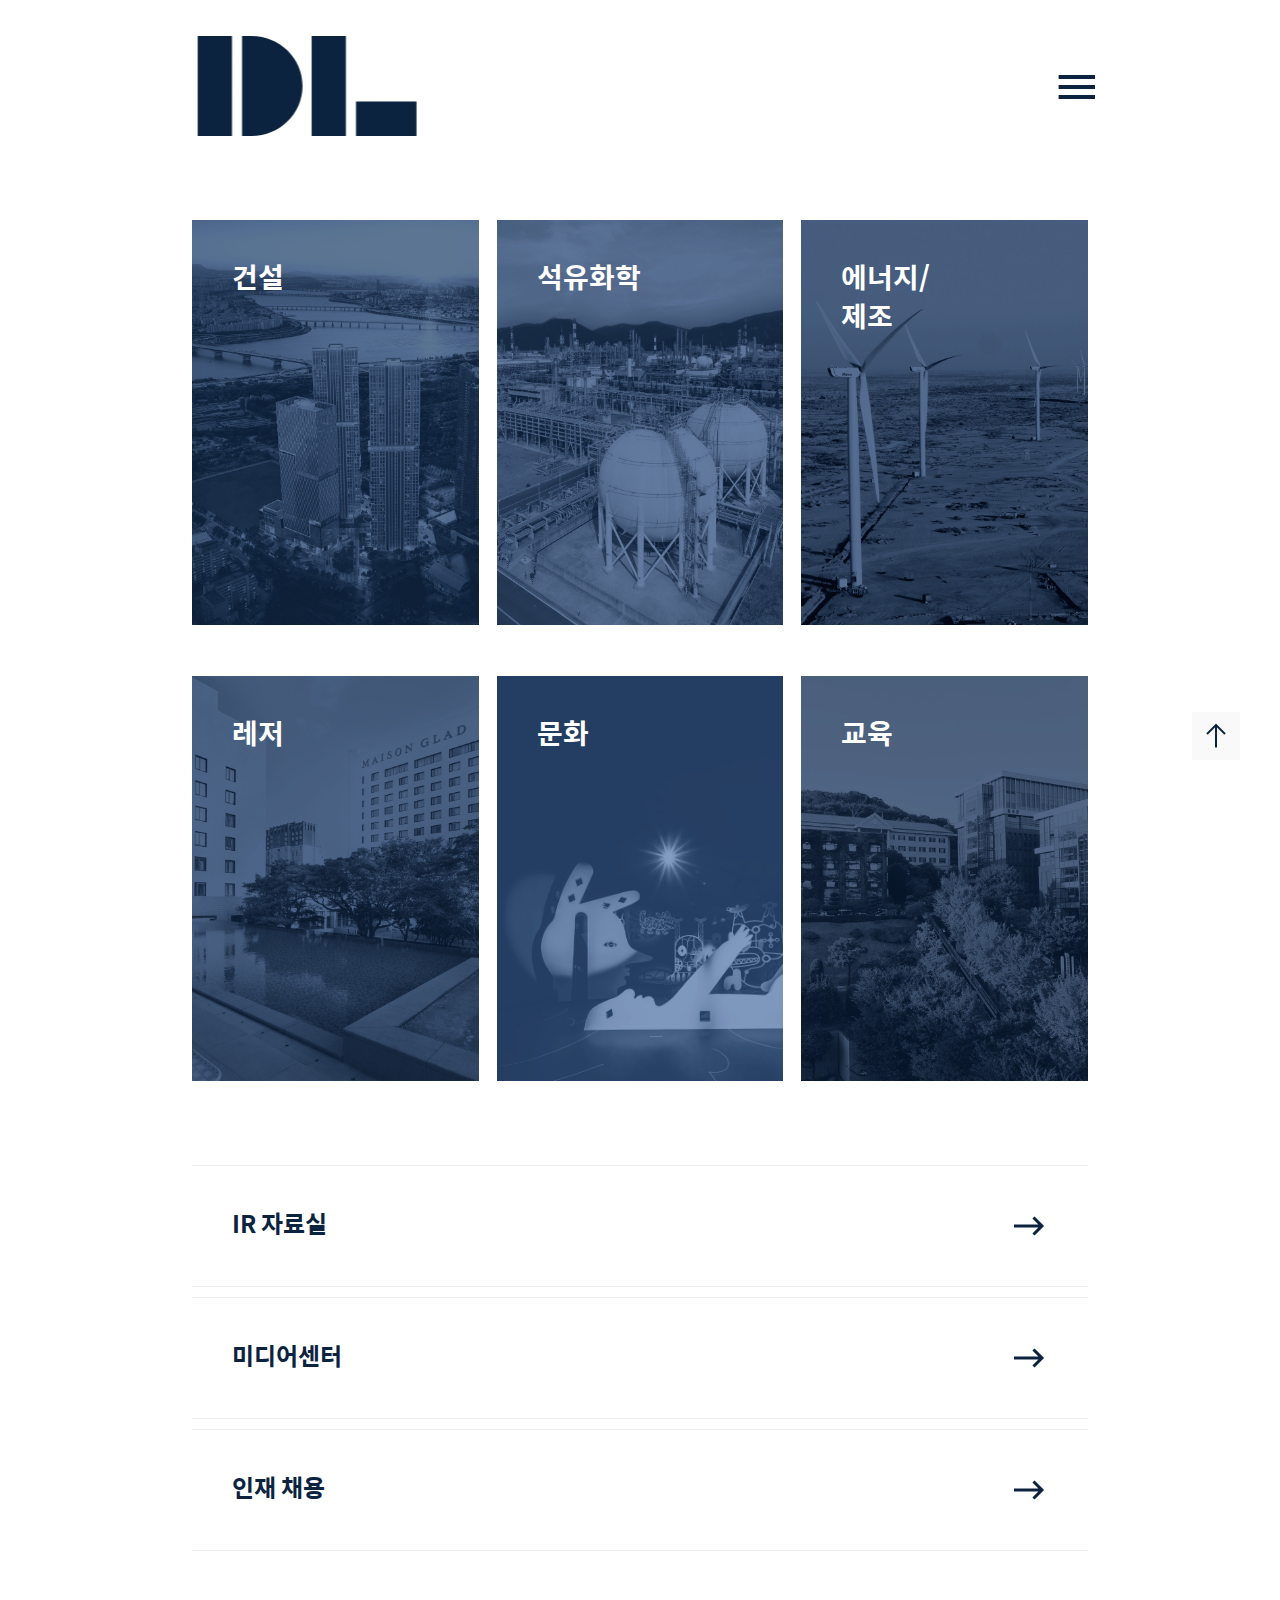
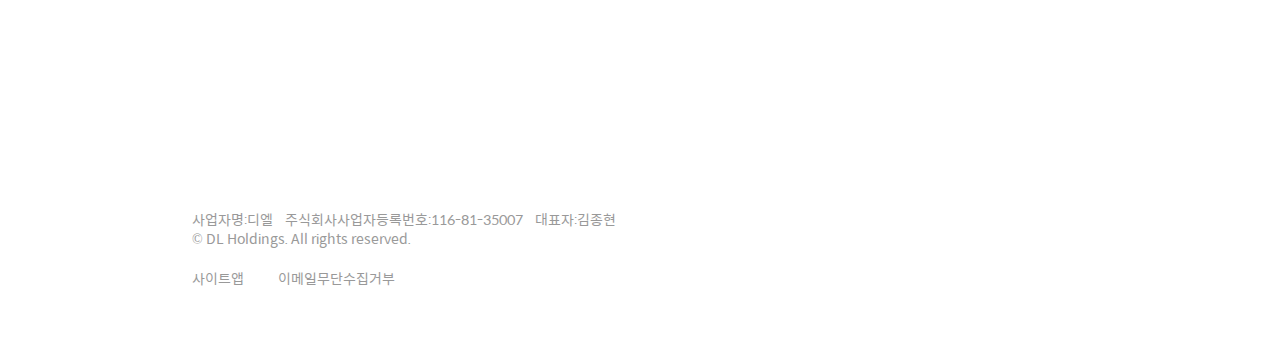
<file: index.html>
<!DOCTYPE html>
<html lang="ko">

<head>
    <meta charset="UTF-8">
    <meta name="viewport" content="width=device-width, initial-scale=1.0">
    <title>DL Holdings</title>
    <!-- 제이쿼리 -->
    <script src="https://code.jquery.com/jquery-3.7.1.min.js"></script>

    <link rel="stylesheet" href="css/style.css">
    <link rel="stylesheet" href="css/darkmode.css">
    <link rel="stylesheet" href="css/responsive.css">
    <script src="js/main.js" defer></script>
</head>

<body>
    <div class="mask"></div>
    <section class="ham-content">
        <div class="inner">
            <div class="close"></div>
            <div class="menu">
                <ul class="de1">
                    <!-- dl -->
                    <li>
                        <a href="#">DL</a>
                        <ul class="de2">
                            <li><a href="#">역사</a></li>
                            <li><a href="#">지속가능영영</a></li>
                            <li><a href="#">CI</a></li>
                            <li><a href="#">정도경영</a></li>
                            <li><a href="#">사회적가치</a></li>
                        </ul>
                    </li>
                    <!-- 인재채용 -->
                    <li>
                        <a href="#">인재채용</a>
                        <ul class="de2">
                            <li><a href="#">채용정보</a></li>
                        </ul>
                    </li>
                    <!-- 투자정보 -->
                    <li>
                        <a href="#">투자 정보</a>
                        <ul class="de2">
                            <li><a href="#">기업지배구조</a></li>
                            <li><a href="#">공사 정보</a></li>
                            <li><a href="#">재무 정보</a></li>
                            <li><a href="#">IR 자료실</a></li>
                            <li><a href="#">ESG 정보</a></li>
                        </ul>
                    </li>
                    <!-- 미디어센터 -->
                    <li>
                        <a href="#">미디어센터</a>
                        <ul class="de2">
                            <li><a href="#">뉴스룸</a></li>
                            <li><a href="#">홍보영상</a></li>
                        </ul>
                    </li>
                </ul>
            </div>
            <div class="option">
                <div class="lang">
                    <span>KOR</span>
                    <span>ENG</span>
                </div>
                <div class="font">
                    <p>글자크기</p>
                    <span class="font11">가</span>
                    <span class="font14">가</span>
                    <span class="font18">가</span>
                </div>
                <div class="light">
                    <p>다크모드</p>
                    <div class="toggle-bg">
                        <span class="toggle-btn"></span>
                    </div>
                </div>
            </div>
        </div>
    </section>
    <header>
        <div class="inner">
            <!-- background로 로고 이미지 넣기 -->
            <a class="logo">
                <img src="img/main_logo_b.svg" alt="logo">
            </a>
            <div class="hamburger">
                <span></span>
                <span></span>
                <span></span>
            </div>
        </div>
    </header>
    <main>
        <section class="six-box">
            <div class="inner">
                <ul class="box-de1">
                    <li>
                        <div class="li-wrap">
                            <p>건설</p>
                            <div class="box-content">
                                <ul class="box-de2">
                                    <li><a href="https://www.dlenc.co.kr/main.do" target="_blank"><img src="img/box1-1.png" alt="건설"></a></li>
                                    <li><a href="https://www.dlconstruction.co.kr/zMain/main.asp" target="_blank"><img src="img/box1-2.png" alt="건설"></a></li>
                                    <li><a href="https://www.carbonco.com/" target="_blank"><img src="img/box1-3.png" alt="건설"></a></li>
                                </ul>
                            </div>
                        </div>
                    </li>
                    <li>
                        <div class="li-wrap">
                            <p>석유화학</p>
                            <div class="box-content">
                                <ul class="box-de2">
                                    <li><a href="https://www.dlchemical.co.kr/main.do" target="_blank"><img src="img/bix2-1.png" alt="dlchemical"></a></li>
                                    <li><a href="https://www.dlfnc.co.kr/main.do" target="_blank"><img src="img/box2-2.png" alt="dlfnc"></a></li>
                                    <li><a href="https://kraton.com/" target="_blank"><img src="img/box2-3.png" alt="kraton"></a></li>
                                    <li><a href="https://www.cariflex.com/en/main.do" target="_blank"><img src="img/box2-4.png" alt="cariflex"></a></li>
                                    <li><a href="https://www.drexpolymer.com/" target="_blank"><img src="img/box2-5.png" alt="drexpolymer"></a></li>
                                    <li><a href="https://www.yncc.co.kr/ko/index.do" target="_blank"><img src="img/box2-6.png" alt="yncc"></a></li>
                                    <li><a href="https://www.polymirae.com/?lang=kr" target="_blank"><img src="img/box2-7.png" alt="polymirae"></a></li>
                                </ul>
                            </div>
                        </div>
                    </li>
                    <li>
                        <div class="li-wrap">
                            <p>에너지/<br>제조</p>
                            <div class="box-content">
                                <ul class="box-de2">
                                    <li><a href="https://www.dlenergy.co.kr/main.do" target="_blank"><img src="img/box3-1.png" alt="dlenergy"></a></li>
                                    <li><a href="https://www.dlmotors.co.kr/kor/automobile/main.do" target="_blank"><img src="img/bix3-2.png" alt="dlmotors"></a></li>
                                </ul>
                            </div>
                        </div>
                    </li>
                    <li>
                        <div class="li-wrap">
                            <p>레저</p>
                            <div class="box-content">
                                <ul class="box-de2">
                                    <li><a href="https://www.glad-hotels.com/hub/index.do" target="_blank"><img src="img/box4.png" alt="glad-hotels"></a></li>
                                </ul>
                            </div>
                        </div>
                    </li>
                    <li>
                        <div class="li-wrap">
                            <p>문화</p>
                            <div class="box-content">
                                <ul class="box-de2">
                                    <li><a href="https://daelimmuseum.org/" target="_blank"><img src="img/box5.png" alt="daelimmuseum"></a></li>
                                </ul>
                            </div>
                        </div>
                    </li>
                    <li>
                        <div class="li-wrap">
                            <p>교육</p>
                            <div class="box-content">
                                <ul class="box-de2">
                                    <li><a href="https://www.suam.or.kr/Mnmn_main.action" target="_blank"><img src="img/box6-1.png" alt="suam"></a></li>
                                    <li><a href="https://www.daelim.ac.kr/index.do" target="_blank"><img src="img/box6-2.png" alt="daelim"></a></li>
                                </ul>
                            </div>
                        </div>
                    </li>
                </ul>
            </div>
        </section>
        <section class="three-box">
            <div class="inner">
                <ul>
                    <li>
                        <a href="IR.html">
                            <p> IR 자료실</p>
                            <span class="arrow"></span>
                        </a>
                    </li>
                    <li>
                        <a href="#">
                            <p> 미디어센터</p>
                            <span class="arrow"></span>
                        </a>
                    </li>
                    <li>
                        <a href="#">
                            <p> 인재 채용</p>
                            <span class="arrow"></span>
                        </a>
                    </li>
                </ul>
            </div>
        </section>
    </main>
    <footer>
        <div class="inner">
            <div class="foot-left">
                <p>사업자명:디엘 &nbsp; &nbsp;주식회사사업자등록번호:116-81-35007 &nbsp; &nbsp;대표자:김종현</p>
                <p> &copy; DL Holdings. All rights reserved.</p>
            </div>
            <div class="foot-right">
                <a href="#">사이트앱</a>
                <a href="#">이메일무단수집거부</a>
            </div>
        </div>
    </footer>
    <div class="gotop"></div>
</body>

</html>
</file>
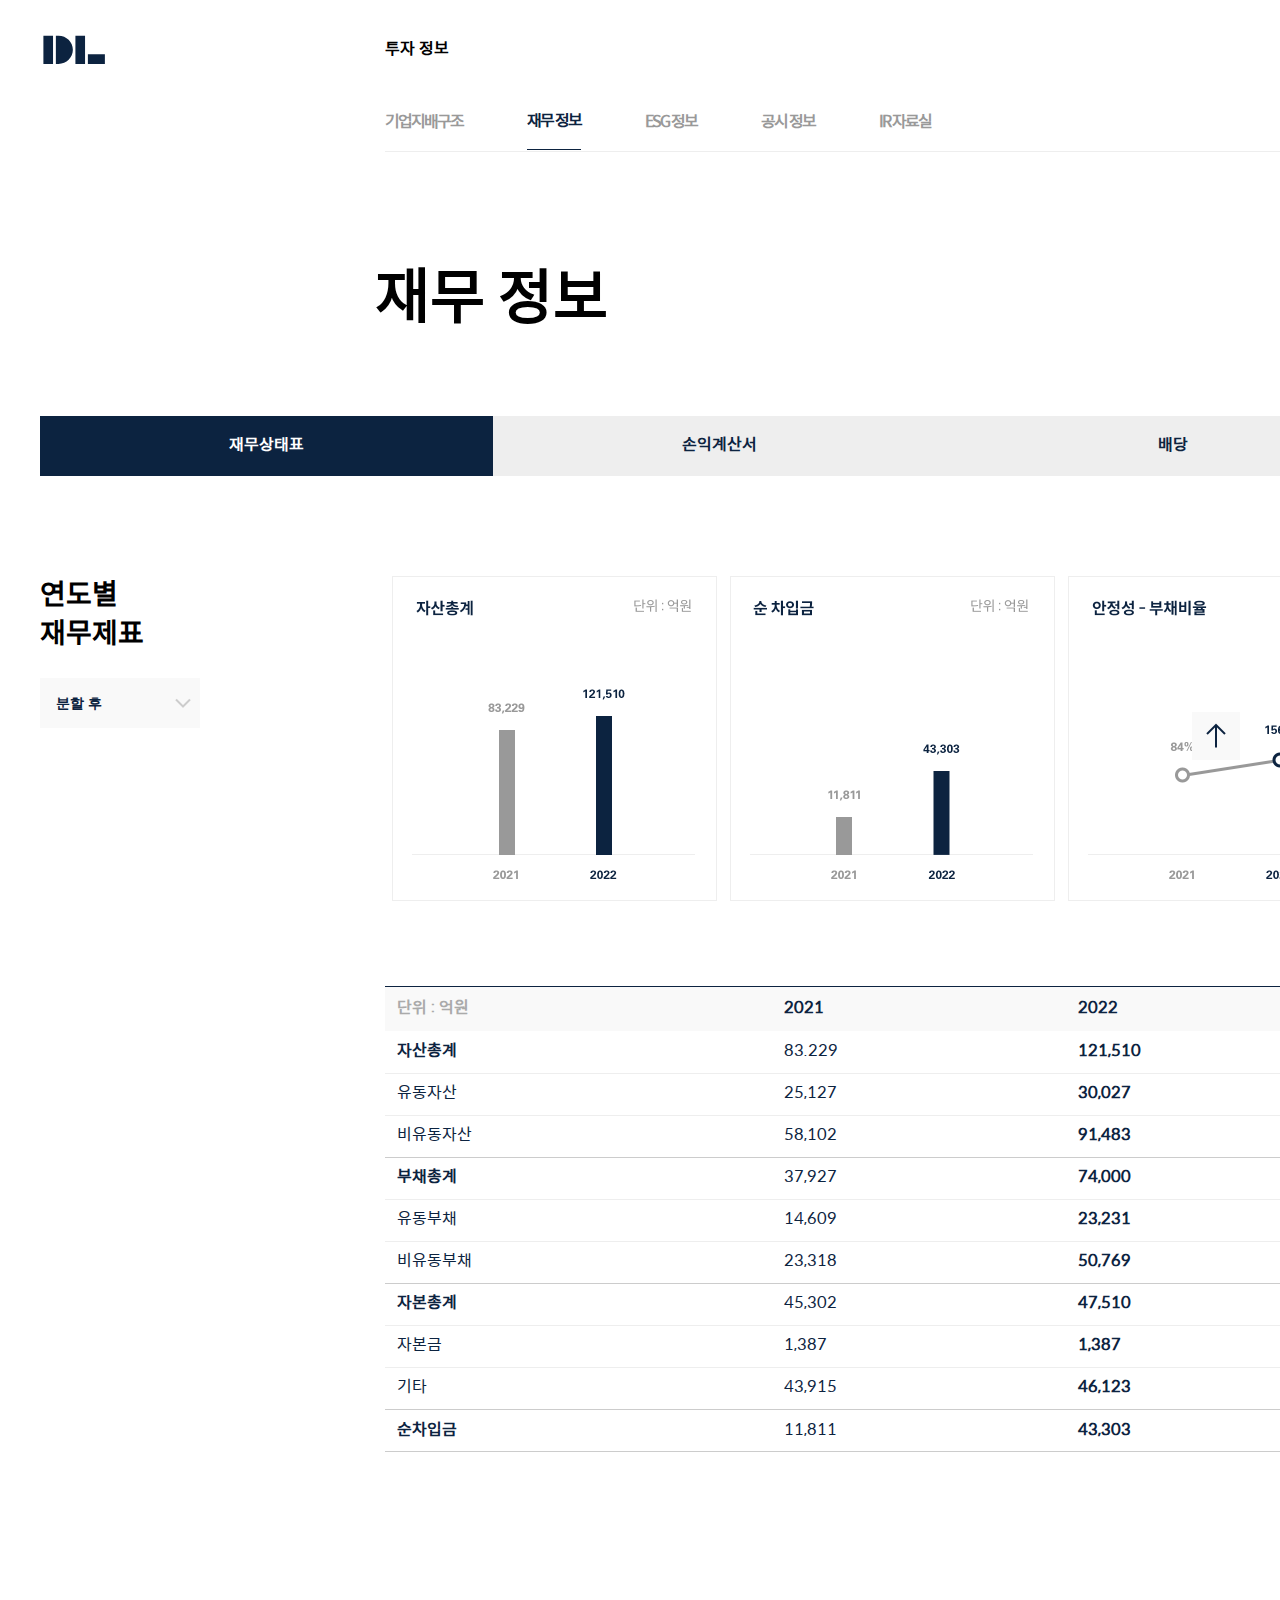
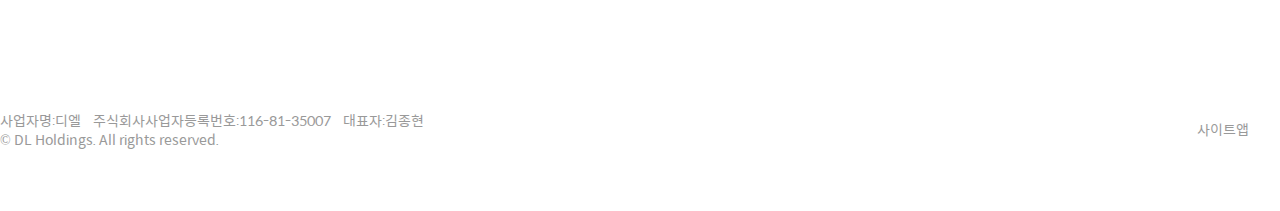
<file: finance.html>
<!DOCTYPE html>
<html lang="ko">
<head>
    <meta charset="UTF-8">
    <meta name="viewport" content="width=device-width, initial-scale=1.0">
    <title>재무정보-투자정보</title>
    <script src="https://code.jquery.com/jquery-3.7.1.min.js"></script>
    <script src="js/finance-main.js"></script>
    <link rel="stylesheet" href="css/footer.css">
    <link rel="stylesheet" href="css/header.css">
    <link rel="stylesheet" href="css/finance.css">

</head>
<body>
    <div class="mask"></div>
    <section class="ham-content">
        <div class="inner">
            <div class="close"></div>
            <div class="menu">
                <ul class="de1">
                    <!-- dl -->
                    <li>
                        <a href="#">DL</a>
                        <ul class="de2">
                            <li><a href="#">역사</a></li>
                            <li><a href="#">지속가능영영</a></li>
                            <li><a href="#">CI</a></li>
                            <li><a href="#">정도경영</a></li>
                            <li><a href="#">사회적가치</a></li>
                        </ul>
                    </li>
                    <!-- 인재채용 -->
                    <li>
                        <a href="#">인재채용</a>
                        <ul class="de2">
                            <li><a href="#">채용정보</a></li>
                        </ul>
                    </li>
                    <!-- 투자정보 -->
                    <li>
                        <a href="#">투자 정보</a>
                        <ul class="de2">
                            <li><a href="#">기업지배구조</a></li>
                            <li><a href="#">공사 정보</a></li>
                            <li><a href="#">재무 정보</a></li>
                            <li><a href="#">IR 자료실</a></li>
                            <li><a href="#">ESG 정보</a></li>
                        </ul>
                    </li>
                    <!-- 미디어센터 -->
                    <li>
                        <a href="#">미디어센터</a>
                        <ul class="de2">
                            <li><a href="#">뉴스룸</a></li>
                            <li><a href="#">홍보영상</a></li>
                        </ul>
                    </li>
                </ul>
            </div>
            <div class="option">
                <div class="lang">
                    <span>KOR</span>
                    <span>ENG</span>
                </div>
                <div class="font">
                    <p>글자크기</p>
                    <span class="font11">가</span>
                    <span class="font14">가</span>
                    <span class="font18">가</span>
                </div>
                <div class="light">
                    <p>다크모드</p>
                    <div class="toggle-bg">
                        <span class="toggle-btn"></span>
                    </div>
                </div>
            </div>
        </div>
    </section>
    <header>
        <div class="inner">
            <div class="head-up">
                <h1>
                    <a href="index.html"> <img src="img/main_logo_b.svg" alt="logo"></a>
                </h1>
                <div class="head-right">
                    <h2>투자 정보</h2>
                    <div class="hamburger">
                        <span></span>
                        <span></span>
                        <span></span>
                    </div>
                </div>
            </div>
            <div class="head-down">
                <ul>
                    <li>
                        <a href="sturucture.html">기업지배구조</a>
                    </li>
                    <li>
                        <a href="finance.html" class="on">재무 정보</a>
                    </li>
                    <li>
                        <a href="ESGinfo.html">ESG 정보</a>
                    </li>
                    <li>
                        <a href="workinfo.html">공시 정보</a>
                    </li>
                    <li>
                        <a href="ir.html">IR 자료실</a>
                    </li>
                </ul>
            </div>
        </div>
    </header>
    <main>
        <div class="inner">
            <section class="finance">
                <h1>재무 정보</h1>
                <ul class="tab-menu">
                    <li><a href="#" class="on">재무상태표</a></li>
                    <li><a href="#">손익계산서</a></li>
                    <li><a href="#">배당</a></li>
                </ul>
                <div class="tab-item">
                    <!-- 재무상태표 -->
                    <div class="document on">
                        <div class="wrap">
                            <div class="side-left">
                                <h3>연도별<br>재무제표</h3>
                                <div class="year">
                                    <button type="button" class="select">
                                        분할 후
                                    </button>
                                    <ul class="option">
                                        <li><button class="option-li" type="button">분할 전</button></li>
                                        <li><button class="option-li" type="button">분할 후</button></li>
                                    </ul>
                                </div>
                            </div>
                            <div class="side-right">
                                <ul class="line-chart">
                                    <li>
                                        <img src="img/ir/finanace1-1.png" alt="finanace1-1">
                                    </li>
                                    <li>
                                        <img src="img/ir/finanace1-2.png" alt="finanace1-2">
                                    </li>
                                    <li>
                                        <img src="img/ir/finanace1-3.png" alt="finanace1-3">
                                    </li>
                                </ul>
                                <div class="table">
                                    <table>
                                        <thead>
                                            <tr>
                                                <th>단위 : 억원</th>
                                                <th>2021</th>
                                                <th>2022</th>
                                            </tr>
                                        </thead>
                                        <tbody>
                                            <tr>
                                                <td class="bold">자산총계</td>
                                                <td>83.229</td>
                                                <td class="bold">121,510</td>
                                            </tr>
                                            <tr>
                                                <td>유동자산</td>
                                                <td>25,127</td>
                                                <td class="bold">30,027</td>
                                            </tr>
                                            <tr class="underline">
                                                <td>비유동자산</td>
                                                <td>58,102</td>
                                                <td class="bold">91,483</td>
                                            </tr>
                                            <tr>
                                                <td class="bold">부채총계</td>
                                                <td>37,927</td>
                                                <td class="bold">74,000</td>
                                            </tr>
                                            <tr>
                                                <td>유동부채</td>
                                                <td>14,609</td>
                                                <td class="bold">23,231</td>
                                            </tr>
                                            <tr class="underline">
                                                <td>비유동부채</td>
                                                <td>23,318</td>
                                                <td class="bold">50,769</td>
                                            </tr>
                                            <tr>
                                                <td class="bold">자본총계</td>
                                                <td>45,302</td>
                                                <td class="bold">47,510</td>
                                            </tr>
                                            <tr>
                                                <td>자본금</td>
                                                <td>1,387</td>
                                                <td class="bold">1,387</td>
                                            </tr>
                                            <tr class="underline">
                                                <td>기타</td>
                                                <td>43,915</td>
                                                <td class="bold">46,123</td>
                                            </tr>
                                        </tbody>
                                        <tfoot>
                                            <tr class="underline">
                                                <td class="bold">순차입금</td>
                                                <td>11,811</td>
                                                <td class="bold">43,303</td>
                                            </tr>
                                        </tfoot>
                                    </table>
                                </div>
                            </div>
                        </div>
                    </div>
                    <!-- 손익계산서 -->
                    <div class="report">
                        <div class="wrap">
                            <div class="side-left">
                                <h3>손익계산서</h3>
                                <div class="year">
                                    <!-- box -->
                                    <button type="button" class="select">
                                        분할 후
                                    </button>
                                    <ul class="option">
                                        <li><button class="option-li" type="button">분할 전</button></li>
                                        <li><button class="option-li" type="button">분할 후</button></li>
                                    </ul>
                                </div>
                            </div>
                            <div class="side-right">
                                <ul class="line-chart">
                                    <li>
                                        <img src="img/ir/finance 2-1.png" alt="finanace2-1">
                                    </li>
                                    <li>
                                        <img src="img/ir/finance 2-2.png" alt="finanace2-2">
                                    </li>
                                    <li>
                                        <img src="img/ir/finance 2-3.png" alt="finanace2-3">
                                    </li>
                                </ul>
                                <h4>손익계산서</h4>
                                <div class="table">
                                    <table>
                                        <thead>
                                            <tr>
                                                <th>단위 : 억원</th>
                                                <th>2021</th>
                                                <th>2022</th>
                                            </tr>
                                        </thead>
                                        <tbody>
                                            <tr>
                                                <td class="bold">매출액</td>
                                                <td>23,854</td>
                                                <td class="bold">51,708</td>
                                            </tr>
                                            <tr>
                                                <td class="bold">매출원가</td>
                                                <td>19,352</td>
                                                <td class="bold">41,685</td>
                                            </tr>
                                            <tr>
                                                <td class="bold">매출총이익</td>
                                                <td>4,502</td>
                                                <td class="bold">10,024</td>
                                            </tr>
                                            <tr>
                                                <td class="bold">판매관리비</td>
                                                <td>2,283</td>
                                                <td class="bold">7,216</td>
                                            </tr>
                                            <tr>
                                                <td class="bold">영업이익</td>
                                                <td>2,219</td>
                                                <td class="bold">2,807</td>
                                            </tr>
                                            <tr>
                                                <td class="bold">세전이익</td>
                                                <td>8,679</td>
                                                <td class="bold">1,100</td>
                                            </tr>
                                            <tr>
                                                <td class="bold">당기순이익</td>
                                                <td>8,750</td>
                                                <td class="bold">887</td>
                                            </tr>
                                           </tbody>
                                    </table>
                                </div>
                            </div>
                        </div>
                    </div>
                    <!-- 배당 -->
                    <div class="document">
                        <div class="wrap">
                            <div class="side-left">
                                <h3>배당추이</h3>
                            </div>
                            <div class="side-right">
                                <h4>배당추이</h4>
                                <table>
                                    <thead>
                                        <tr>
                                            <th>사업연도</th>
                                            <th>배당총액</th>
                                            <th>배당종류</th>
                                            <th>주당배당금</th>
                                            <th>배당성향</th>
                                            <th>자동배당여부</th>
                                        </tr>
                                    </thead>
                                    <tbody>
                                        <tr>
                                            <td>2022</td>
                                            <td> 22,699,007,800원</td>
                                            <td>현금배당</td>
                                            <td>보통주 : 1,000원<br> 우선주 : 1,050원</td>
                                            <td> 37.41%</td>
                                            <td> 보통주 : 1.62% <br> 우선주 : 2.93% </td>
                                            <td>미배당</td>
                                        </tr>
                                        <tr>
                                            <td>2021</td>
                                            <td> 43,052,331,400원</td>
                                            <td>현금배당</td>
                                            <td>보통주 : 1,900원<br> 우선주 : 1,950원</td>
                                            <td> 4.97%</td>
                                            <td> 보통주 : 3.00% <br> 우선주 : 5.09% </td>
                                            <td>미배당</td>
                                        </tr>
                                        <tr>
                                            <td>2020</td>
                                            <td> 50,370,000,000원</td>
                                            <td>현금배당</td>
                                            <td>보통주 : 1,300원<br> 우선주 : 1,350원</td>
                                            <td> 9.97%</td>
                                            <td> 보통주 : 1.57% <br> 우선주 : 2.54% </td>
                                            <td>미배당</td>
                                        </tr>
                                        <tr>
                                            <td>2019</td>
                                            <td> 50,370,000,000원</td>
                                            <td>현금배당</td>
                                            <td>보통주 : 1,300원<br> 우선주 : 1,350원</td>
                                            <td> 7.57%</td>
                                            <td> 보통주 : 1.42% <br> 우선주 : 3.24% </td>
                                            <td>미배당</td>
                                        </tr>
                                        <tr>
                                            <td>2018</td>
                                            <td> 65,810,000,000원</td>
                                            <td>현금배당</td>
                                            <td>보통주 : 1,700원<br> 우선주 : 1,750원</td>
                                            <td> 10.08%</td>
                                            <td> 보통주 : 1.66% <br> 우선주 : 4.35% </td>
                                            <td>미배당</td>
                                        </tr>
                                    </tbody>
                                </table>
                            </div>
                        </div>
                    </div>
                </div>
            </section>
        </div>
    </main>
    <footer>
        <div class="inner">
            <div class="foot-left">
                <p>사업자명:디엘 &nbsp; &nbsp;주식회사사업자등록번호:116-81-35007 &nbsp; &nbsp;대표자:김종현</p>
                <p> &copy; DL Holdings. All rights reserved.</p>
            </div>
            <div class="foot-right">
                <a href="#">사이트앱</a>
                <a href="#">이메일무단수집거부</a>
            </div>
        </div>
    </footer>
    <div class="gotop"></div>
</body>
</html>
</file>
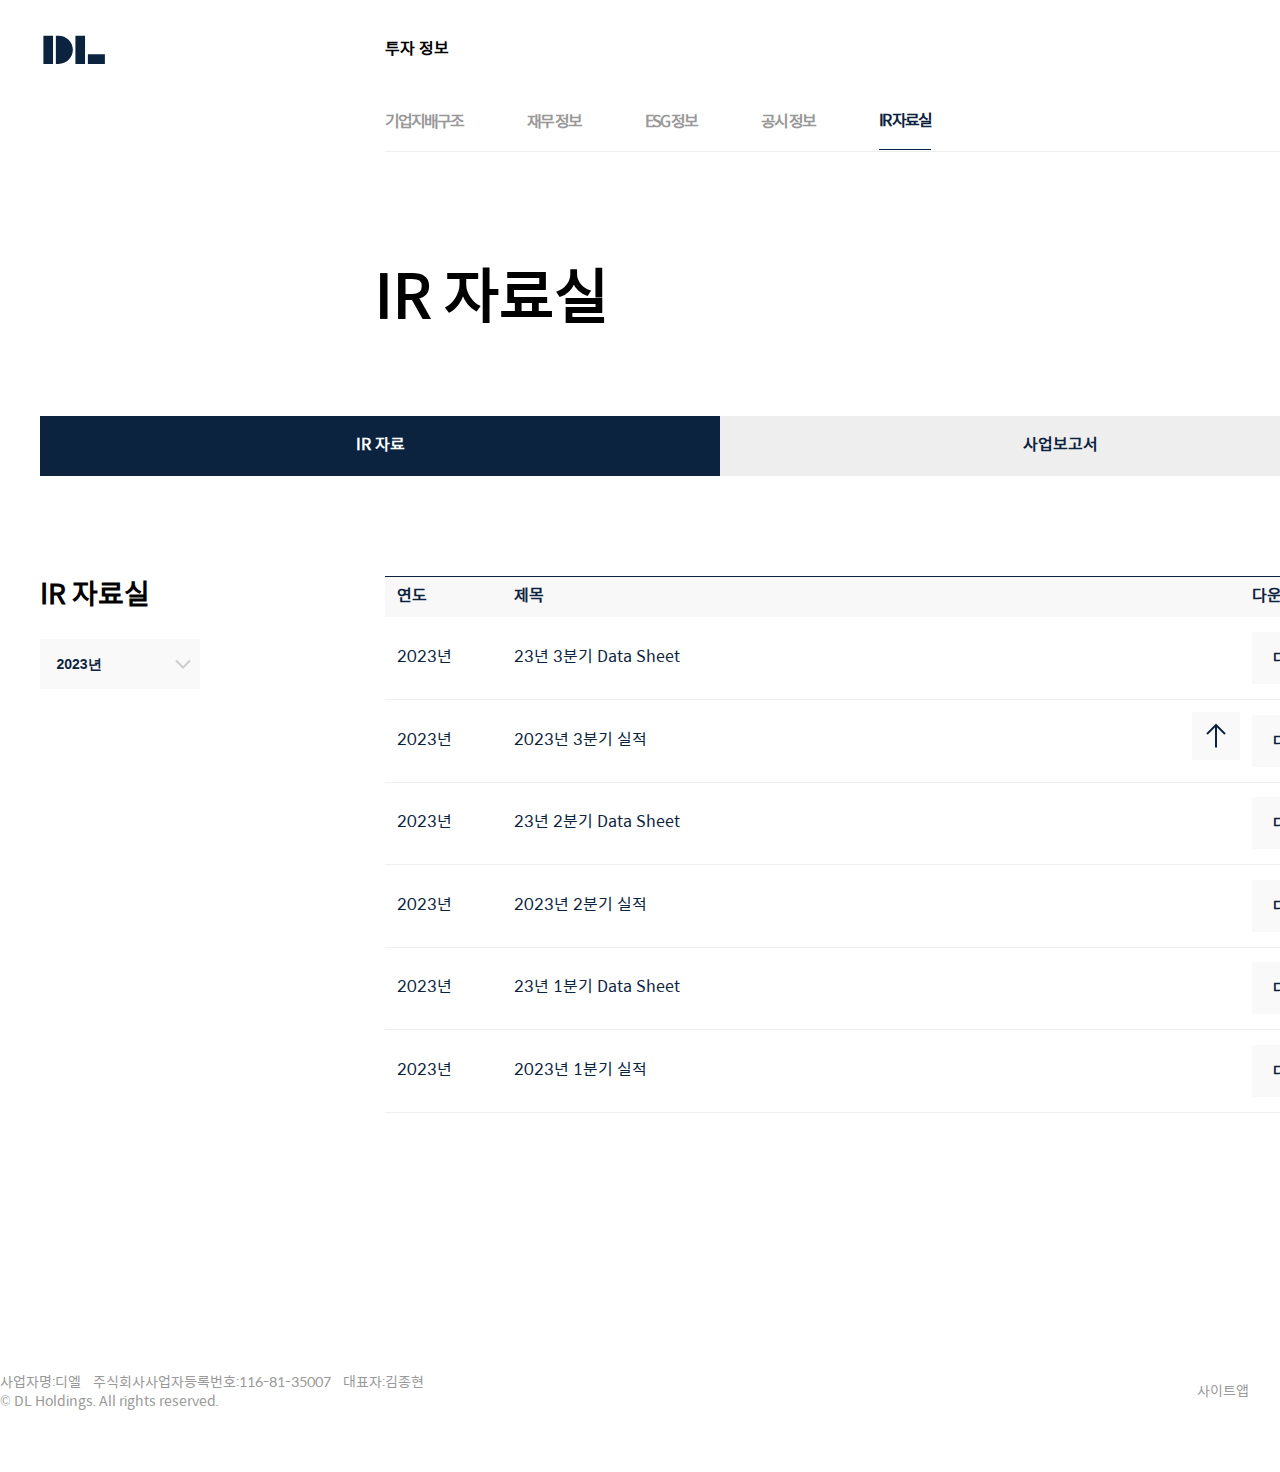
<file: ir.html>
<!DOCTYPE html>
<html lang="ko">

<head>
    <meta charset="UTF-8">
    <meta name="viewport" content="width=device-width, initial-scale=1.0">
    <title>IR 자료실 투자정보</title>
    <!-- 제이쿼리 -->
    <script src="https://code.jquery.com/jquery-3.7.1.min.js"></script>
    <link rel="stylesheet" href="css/ir-style.css">
    <link rel="stylesheet" href="css/header.css">
    <link rel="stylesheet" href="css/footer.css">
    <script src="js/ir-main.js" defer></script>
</head>

<body>
    <div class="mask"></div>
    <section class="ham-content">
        <div class="inner">
            <div class="close"></div>
            <div class="menu">
                <ul class="de1">
                    <!-- dl -->
                    <li>
                        <a href="#">DL</a>
                        <ul class="de2">
                            <li><a href="#">역사</a></li>
                            <li><a href="#">지속가능영영</a></li>
                            <li><a href="#">CI</a></li>
                            <li><a href="#">정도경영</a></li>
                            <li><a href="#">사회적가치</a></li>
                        </ul>
                    </li>
                    <!-- 인재채용 -->
                    <li>
                        <a href="#">인재채용</a>
                        <ul class="de2">
                            <li><a href="#">채용정보</a></li>
                        </ul>
                    </li>
                    <!-- 투자정보 -->
                    <li>
                        <a href="#">투자 정보</a>
                        <ul class="de2">
                            <li><a href="#">기업지배구조</a></li>
                            <li><a href="#">공사 정보</a></li>
                            <li><a href="#">재무 정보</a></li>
                            <li><a href="#">IR 자료실</a></li>
                            <li><a href="#">ESG 정보</a></li>
                        </ul>
                    </li>
                    <!-- 미디어센터 -->
                    <li>
                        <a href="#">미디어센터</a>
                        <ul class="de2">
                            <li><a href="#">뉴스룸</a></li>
                            <li><a href="#">홍보영상</a></li>
                        </ul>
                    </li>
                </ul>
            </div>
            <div class="option">
                <div class="lang">
                    <span>KOR</span>
                    <span>ENG</span>
                </div>
                <div class="font">
                    <p>글자크기</p>
                    <span class="font11">가</span>
                    <span class="font14">가</span>
                    <span class="font18">가</span>
                </div>
                <div class="light">
                    <p>다크모드</p>
                    <div class="toggle-bg">
                        <span class="toggle-btn"></span>
                    </div>
                </div>
            </div>
        </div>
    </section>
    <header>
        <div class="inner">
            <div class="head-up">
                <h1>
                    <a href="index.html"> <img src="img/main_logo_b.svg" alt="logo"></a>
                </h1>
                <div class="head-right">
                    <h2>투자 정보</h2>
                    <div class="hamburger">
                        <span></span>
                        <span></span>
                        <span></span>
                    </div>
                </div>
            </div>
            <div class="head-down">
                <ul>
                    <li>
                        <a href="sturucture.html">기업지배구조</a>
                    </li>
                    <li>
                        <a href="finance.html">재무 정보</a>
                    </li>
                    <li>
                        <a href="ESGinfo.html">ESG 정보</a>
                    </li>
                    <li>
                        <a href="workinfo.html">공시 정보</a>
                    </li>
                    <li>
                        <a href="ir.html" class="on">IR 자료실</a>
                    </li>
                </ul>
            </div>
        </div>
    </header>
    <main>
        <div class="inner">
            <section class="ir">
                <h1>IR 자료실</h1>
                <ul class="tab-menu">
                    <li><a href="#" class="on">IR 자료</a></li>
                    <li><a href="#">사업보고서</a></li>
                </ul>
                <div class="tab-item">
                    <div class="document on">
                        <div class="wrap">
                            <div class="side-left">
                                <h3>IR 자료실</h3>
                                <div class="year">
                                    <!-- box -->
                                    <button type="button" class="select">
                                        2023년
                                    </button>
                                    <ul class="option">
                                        <li><button class="option-li" type="button">2023년</button></li>
                                        <li><button class="option-li" type="button">2022년</button></li>
                                        <li><button class="option-li" type="button">2021년</button></li>
                                        <li><button class="option-li" type="button">2020년</button></li>
                                        <li><button class="option-li" type="button">2019년</button></li>
                                        <li><button class="option-li" type="button">2018년</button></li>
                                        <li><button class="option-li" type="button">2017년</button></li>
                                        <li><button class="option-li" type="button">2016년</button></li>
                                        <li><button class="option-li" type="button">2015년</button></li>
                                        <li><button class="option-li" type="button">2014년</button></li>
                                        <li><button class="option-li" type="button">2013년</button></li>
                                        <li><button class="option-li" type="button">2012년</button></li>
                                        <li><button class="option-li" type="button">2011년</button></li>
                                    </ul>
                                </div>
                            </div>
                            <div class="side-right">
                                <table>
                                    <thead>
                                        <tr>
                                            <th>연도</th>
                                            <th>제목</th>
                                            <th><a href="#">다운로드</a></th>
                                        </tr>
                                    </thead>
                                    <tbody>
                                        <tr>
                                            <td class="date">2023년</td>
                                            <td> 23년 3분기 Data Sheet</td>
                                            <td> <a href="#">다운로드</a></td>
                                        </tr>
                                        <tr>
                                            <td class="date">2023년</td>
                                            <td> 2023년 3분기 실적</td>
                                            <td> <a href="#">다운로드</a></td>
                                        </tr>
                                        <tr>
                                            <td class="date">2023년</td>
                                            <td> 23년 2분기 Data Sheet</td>
                                            <td> <a href="#">다운로드</a></td>
                                        </tr>
                                        <tr>
                                            <td class="date">2023년</td>
                                            <td> 2023년 2분기 실적</td>
                                            <td> <a href="#">다운로드</a></td>
                                        </tr>
                                        <tr>
                                            <td class="date">2023년</td>
                                            <td> 23년 1분기 Data Sheet</td>
                                            <td> <a href="#">다운로드</a></td>
                                        </tr>
                                        <tr>
                                            <td class="date">2023년</td>
                                            <td> 2023년 1분기 실적</td>
                                            <td> <a href="#">다운로드</a></td>
                                        </tr>
                                    </tbody>
                                </table>
                            </div>
                        </div>
                    </div>
                    <div class="report">
                        <div class="wrap">
                            <div class="side-left">
                                <h3>사업보고서</h3>
                                <div class="year">
                                    <!-- box -->
                                    <button type="button" class="select">
                                        2023년
                                    </button>
                                    <ul class="option">
                                        <li><button class="option-li" type="button">2023년</button></li>
                                        <li><button class="option-li" type="button">2022년</button></li>
                                        <li><button class="option-li" type="button">2021년</button></li>
                                        <li><button class="option-li" type="button">2020년</button></li>
                                        <li><button class="option-li" type="button">2019년</button></li>
                                        <li><button class="option-li" type="button">2018년</button></li>
                                        <li><button class="option-li" type="button">2017년</button></li>
                                        <li><button class="option-li" type="button">2016년</button></li>
                                        <li><button class="option-li" type="button">2015년</button></li>
                                        <li><button class="option-li" type="button">2014년</button></li>
                                        <li><button class="option-li" type="button">2013년</button></li>
                                        <li><button class="option-li" type="button">2012년</button></li>
                                        <li><button class="option-li" type="button">2011년</button></li>
                                    </ul>
                                </div>
                            </div>
                            <div class="side-right">
                                <table>
                                    <thead>
                                        <tr>
                                            <th>연도</th>
                                            <th>제목</th>
                                            <th>다운로드</th>
                                        </tr>
                                    </thead>
                                    <tbody>
                                        <tr>
                                            <td class="date">2023년</td>
                                            <td> 2023년 제77기 반기보고서(1~6월)</td>
                                            <td><a href="#">다운로드</a></td>
                                        </tr>
                                        <tr>
                                            <td class="date">2023년</td>
                                            <td> 2 2023년 제77기 분기보고서 (1~3월)</td>
                                            <td><a href="#">다운로드</a></td>
                                        </tr>
                                    </tbody>
                                </table>
                            </div>
                        </div>
                    </div>
                </div>
            </section>
        </div>
    </main>
    <footer>
        <div class="inner">
            <div class="foot-left">
                <p>사업자명:디엘 &nbsp; &nbsp;주식회사사업자등록번호:116-81-35007 &nbsp; &nbsp;대표자:김종현</p>
                <p> &copy; DL Holdings. All rights reserved.</p>
            </div>
            <div class="foot-right">
                <a href="#">사이트앱</a>
                <a href="#">이메일무단수집거부</a>
            </div>
        </div>
    </footer>
    <div class="gotop"></div>
</body>

</html>
</file>
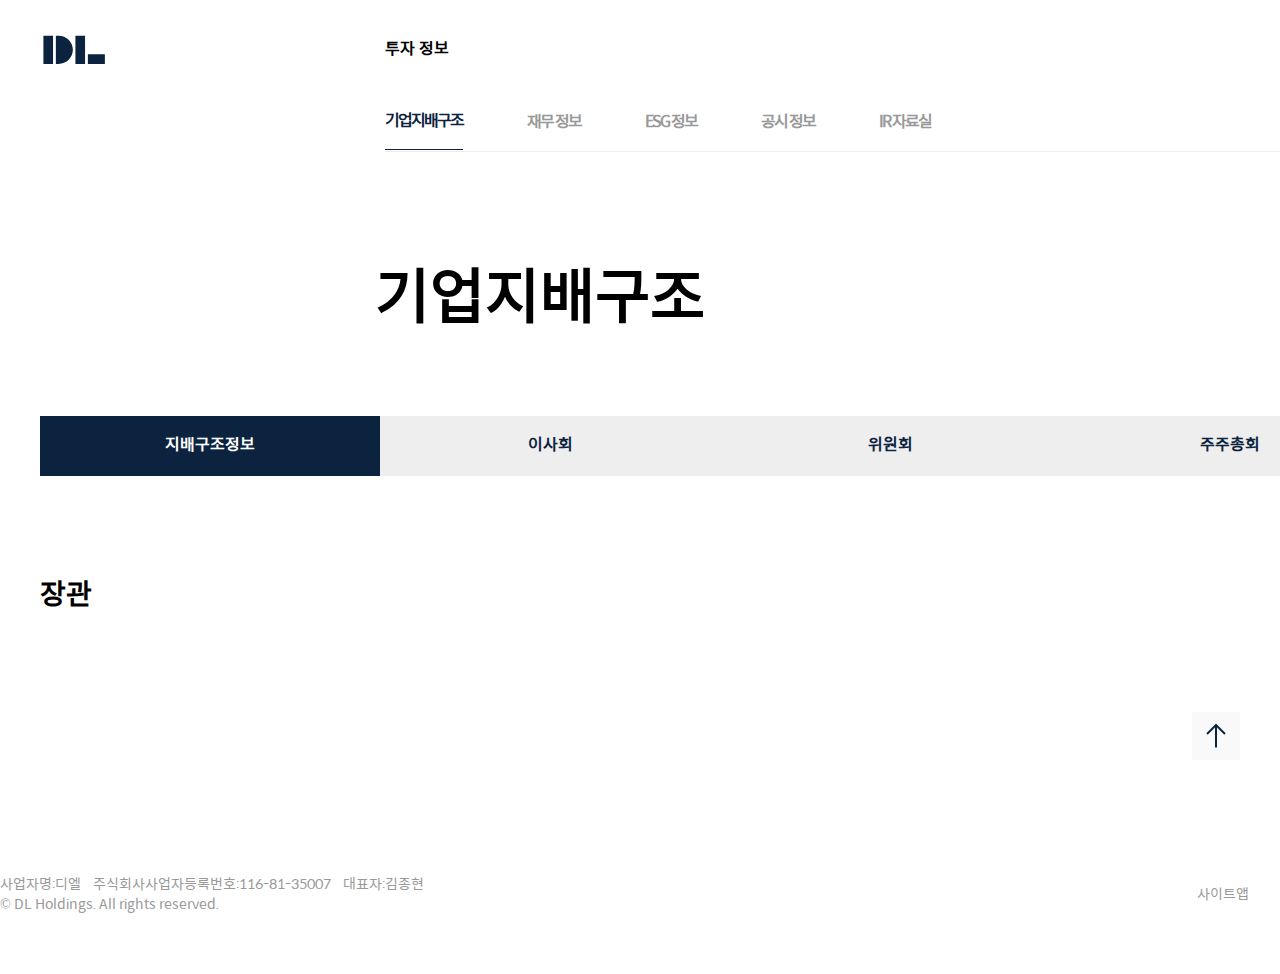
<file: sturucture.html>
<!DOCTYPE html>
<html lang="ko">
<head>
    <meta charset="UTF-8">
    <meta name="viewport" content="width=device-width, initial-scale=1.0">
    <title>기업지배구조-투자정보</title>
    <script src="https://code.jquery.com/jquery-3.7.1.min.js"></script>
    <script src="js/structure-main.js" defer></script>
    <link rel="stylesheet" href="css/footer.css">
    <link rel="stylesheet" href="css/header.css">
    <link rel="stylesheet" href="css/structure.css">

</head>
<body>
        <div class="mask"></div>
    <section class="ham-content">
        <div class="inner">
            <div class="close"></div>
            <div class="menu">
                <ul class="de1">
                    <!-- dl -->
                    <li>
                        <a href="#">DL</a>
                        <ul class="de2">
                            <li><a href="#">역사</a></li>
                            <li><a href="#">지속가능영영</a></li>
                            <li><a href="#">CI</a></li>
                            <li><a href="#">정도경영</a></li>
                            <li><a href="#">사회적가치</a></li>
                        </ul>
                    </li>
                    <!-- 인재채용 -->
                    <li>
                        <a href="#">인재채용</a>
                        <ul class="de2">
                            <li><a href="#">채용정보</a></li>
                        </ul>
                    </li>
                    <!-- 투자정보 -->
                    <li>
                        <a href="#">투자 정보</a>
                        <ul class="de2">
                            <li><a href="#">기업지배구조</a></li>
                            <li><a href="#">공사 정보</a></li>
                            <li><a href="#">재무 정보</a></li>
                            <li><a href="#">IR 자료실</a></li>
                            <li><a href="#">ESG 정보</a></li>
                        </ul>
                    </li>
                    <!-- 미디어센터 -->
                    <li>
                        <a href="#">미디어센터</a>
                        <ul class="de2">
                            <li><a href="#">뉴스룸</a></li>
                            <li><a href="#">홍보영상</a></li>
                        </ul>
                    </li>
                </ul>
            </div>
            <div class="option">
                <div class="lang">
                    <span>KOR</span>
                    <span>ENG</span>
                </div>
                <div class="font">
                    <p>글자크기</p>
                    <span class="font11">가</span>
                    <span class="font14">가</span>
                    <span class="font18">가</span>
                </div>
                <div class="light">
                    <p>다크모드</p>
                    <div class="toggle-bg">
                        <span class="toggle-btn"></span>
                    </div>
                </div>
            </div>
        </div>
    </section>
    <header>
        <div class="inner">
            <div class="head-up">
                <h1>
                    <a href="index.html"> <img src="img/main_logo_b.svg" alt="logo"></a>
                </h1>
                <div class="head-right">
                    <h2>투자 정보</h2>
                    <div class="hamburger">
                        <span></span>
                        <span></span>
                        <span></span>
                    </div>
                </div>
            </div>
            <div class="head-down">
                <ul>
                    <li>
                        <a href="sturucture.html" class="on">기업지배구조</a>
                    </li>
                    <li>
                        <a href="finance.html">재무 정보</a>
                    </li>
                    <li>
                        <a href="ESGinfo.html">ESG 정보</a>
                    </li>
                    <li>
                        <a href="workinfo.html">공시 정보</a>
                    </li>
                    <li>
                        <a href="ir.html">IR 자료실</a>
                    </li>
                </ul>
            </div>
        </div>
    </header>
    <main>
        <div class="inner">
            <section class="structure">
                <h1>기업지배구조</h1>
                <ul class="tab-menu">
                    <li><a href="#" class="on">지배구조정보</a></li>
                    <li><a href="#">이사회</a></li>
                    <li><a href="#">위원회</a></li>
                    <li><a href="#">주주총회</a></li>
                </ul>
                <div class="tab-item">
                    <!-- 지배구조 정보 -->
                    <div class="document on">
                        <div class="wrap">
                            <div class="side-left">
                                <h3>장관</h3>
                            </div>
                            <div class="side-right">

                            </div>
                        </div>
                    </div>
                    <!-- 이사회 -->
                    <div class="report">
                        <div class="wrap">
                            <div class="side-left">
                                <h3>사내이사</h3>
                            </div>
                            <div class="side-right">

                            </div>
                        </div>
                    </div>
                    <!-- 위원회 -->
                    <div class="document">
                        <div class="wrap">
                            <div class="side-left">
                                <h3>이사회 내<br>
                                    위원회 구성현황</h3>
                            </div>
                            <div class="side-right">

                            </div>
                        </div>
                    </div>
                    <!-- 주주총회 -->
                    <div class="document">
                        <div class="wrap">
                            <div class="side-left">
                                <h3>주주총회</h3>
                            </div>
                            <div class="side-right">

                            </div>
                        </div>
                    </div>
                </div>
            </section>
        </div>
    </main>
    <footer>
        <div class="inner">
            <div class="foot-left">
                <p>사업자명:디엘 &nbsp; &nbsp;주식회사사업자등록번호:116-81-35007 &nbsp; &nbsp;대표자:김종현</p>
                <p> &copy; DL Holdings. All rights reserved.</p>
            </div>
            <div class="foot-right">
                <a href="#">사이트앱</a>
                <a href="#">이메일무단수집거부</a>
            </div>
        </div>
    </footer>
    <div class="gotop"></div>
</body>
</html>
</file>
<file: css/style.css>
@charset "utf-8";

* {
    margin: 0;
    padding: 0;
    box-sizing: border-box;
}

a {
    text-decoration: none;
    color: #0c2340;

}

ul {
    list-style: none;
}

@font-face {
    font-family: 'spo-reg';
    src: url('../font/SpoqaHanSansNeo-Regular.woff');
}

@font-face {
    font-family: 'spo-bold';
    src: url('../font/SpoqaHanSansNeo-Bold.woff');
}

body {
    font-family: 'spo-reg';
}

/* --------header-content------------- */
.mask {
    position: fixed;
    top: 0;
    left: 0;
    bottom: 0;
    right: 0;
    background-color: rgba(0, 0, 0, .6);
    width: 100%;
    height: 100%;
    z-index: 98;
    display: none;
}

.mask-show {
    display: block;
}

.ham-content {
    position: fixed;
    top: 0;
    right: -800px;
    /* right: 0; */
    background-color: white;
    padding: 50px 80px;
    width: 800px;
    height: 100%;
    z-index: 99;
    transition: ease-in-out .4s;
}

.ham-content .inner {
    position: relative;
    width: 100%;
    height: 100%;
}

.ham-content .inner .close {
    position: absolute;
    width: 60px;
    height: 60px;
    color: inherit;
    background: url(../img/close_btn.svg);
    top: -34px;
    right: -68px;
    cursor: pointer;
}

.ham-content .inner .menu {
    width: 100%;
    position: absolute;
}

.ham-content .inner .menu .de1 {}

.ham-content .inner .menu .de1>li {
    display: flex;
    justify-content: space-between;
    align-items: flex-start;
    border-bottom: 1px solid #eee;
    padding: 32px 0;
}

.ham-content .inner .menu .de1 li:last-child {
    border: none;
}

.ham-content .inner .menu .de1>li>a {
    display: block;
    width: 36%;
    font-weight: 900;
    font-size: 36px;
}

/* ------font-size 변경 */
/* 14px (두번째) /기본 젤 큰 사이즈 */
.ham-content .inner .menu .de1>li>a.font14-1 {
    font-size: 32px;
}

.ham-content .inner .menu .de1>li .de2>li a.font14-2 {
    font-size: 22px;
}

/* 11px (세번째)*/
.ham-content .inner .menu .de1>li>a.font11-1 {
    font-size: 28px;
}

.ham-content .inner .menu .de1>li .de2>li a.font11-2 {
    font-size: 18px;
}

/* ------font-size 변경 */

.ham-content .inner .menu .de1>li:hover>a {}

.ham-content .inner .menu .de1>li .de2 {
    display: flex;
    flex-wrap: wrap;
    align-items: start;
    width: 64%;
}

.ham-content .inner .menu .de1>li .de2 li {
    width: 50%;
    line-height: 1.4;
    /* 크기 절반 */
}

.ham-content .inner .menu .de1>li .de2 li a {
    display: inline-block;
    font-size: 26px;
    position: relative;
}

.ham-content .inner .menu .de1>li .de2 li a::after {
    content: '';
    width: 0;
    height: 1px;
    background-color: #0c2340;
    position: absolute;
    bottom: 0;
    left: 0;
    transition: all 0.3s;
}


.ham-content .inner .menu .de1>li .de2 li:hover a::after {
    width: 100%;
}

.ham-content .inner .option {
    position: absolute;
    height: 32px;
    bottom: 0;
    left: 0;
    width: 100%;
    display: flex;
    align-items: center;
    justify-content: space-between;
}

.ham-content .inner .option .lang {
    display: flex;
    gap: 18px;
}


.ham-content .inner .option .lang span {
    font-size: 20px;
    line-height: 1.5;
    color: #999;
    cursor: pointer;
}

.ham-content .inner .option .lang span.color {
    color: inherit;
}

.ham-content .inner .option .font {
    display: flex;
    align-items: center;
}

.ham-content .inner .option .font p {
    margin-right: 10px;
    font-size: 14px;
    line-height: 2.2;
}

.ham-content .inner .option .font span {
    width: 38px;
    height: 30px;
    text-align: center;
    line-height: 30px;
    cursor: pointer;
    background-color: #ddd;
}

.ham-content .inner .option .font span.active {
    background-color: #0c2340;
    color: #fff;
}

.ham-content .inner .option .font span:nth-child(2) {
    font-size: 11px;
}

.ham-content .inner .option .font span:nth-child(3) {
    font-size: 14px;
}

.ham-content .inner .option .font span:nth-child(4) {
    font-size: 18px;
}

.ham-content .inner .option .light {
    height: 100%;
    display: flex;
    justify-content: space-between;
    align-items: center;
}

.ham-content .inner .option .light p {
    margin-right: 10px;
    font-size: 14px;
    line-height: 2.2;
}

.ham-content .inner .option .light .toggle-bg {
    width: 70px;
    border-radius: 12px;
    background-color: #ccc;
    height: 100%;
    position: relative;
    cursor: pointer;
}

.ham-content .inner .option .light .toggle-bg .toggle-btn {
    position: absolute;
    display: block;
    background-color: white;
    width: 26px;
    height: 26px;
    border-radius: 50%;
    top: 50%;
    left: 2px;
    transform: translateY(-50%);
    transition: all 0.3s;
    z-index: 52;
}

/* ham content 제이쿼리 / 보이기 */
.ham-content-show {
    right: 0;
}

/* --------header------------- */

header {
    width: 100%;
    position: fixed;
    top: 0;
    left: 0;
    background-color: #fff;
    z-index: 10;
}

header .inner {
    display: flex;
    width: 1400px;
    padding: 26px 0px;
    margin: 0 auto;
    justify-content: space-between;
    align-items: flex-start;
}

header .inner .logo {
    display: block;
    width: 242px;
}

header .inner .logo img {
    display: block;
    width: 242px;
    transition: .3s ease;
}

header .inner .logo img.width-small {
    width: 60px;
}

header .inner .hamburger {
    width: 36px;
    height: 36px;
}

header .inner .hamburger span {
    display: block;
    width: 100%;
    height: 4px;
    background-color: #0c2340;
    margin: 6px auto;
}

/* --------main------------- */

main {
    Width: 100%;
    padding-top: 264px;
}

main .six-box {
    width: 1400px;
    margin: 0 auto;
}

main .six-box .inner {
    padding-bottom: 180px;
}

main .six-box .inner .box-de1 {
    width: 100%;
    height: 600px;
    overflow: hidden;
    display: flex;
    gap: 11px;
    transition: all 0.5s;
}

main .six-box .inner .box-de1>li {
    flex: 0.4 0;
    height: 100%;
    display: flex;
    flex-direction: column;
    justify-content: space-between;
    transition: linear 0.4s;
}

main .six-box .inner .box-de1>li:hover {
    flex: 1.4 0;
}

main .six-box .inner .box-de1>li .li-wrap {
    margin: 10px;
    padding: 30px;
    width: 100%;
    height: 100%;
    position: relative;
}

main .six-box .inner .box-de1>li:nth-child(1) {
    background: url('../img/mainvisual_01.jpg') no-repeat left center/cover;
}

main .six-box .inner .box-de1>li:nth-child(2) {
    background: url('../img/mainvisual_02.jpg') no-repeat left center/cover;
}

main .six-box .inner .box-de1>li:nth-child(3) {
    background: url('../img/mainvisual_03.jpg') no-repeat left center/cover;
}

main .six-box .inner .box-de1>li:nth-child(4) {
    background: url('../img/mainvisual_04.jpg') no-repeat left center/cover;
}

main .six-box .inner .box-de1>li:nth-child(5) {
    background: url('../img/mainvisual_05.jpg') no-repeat left center/cover;
}

main .six-box .inner .box-de1>li:nth-child(6) {
    background: url('../img/mainvisual_06.jpg') no-repeat left center/cover;
}

main .six-box .inner .box-de1>li p {
    font-size: 28px;
    line-height: 1.4;
    color: #fff;
    text-align: left;
    width: 100%;
    white-space: normal;
    font-family: 'spo-bold';
}

main .six-box .inner .box-de1>li .box-content {
    position: absolute;
    bottom: 40px;
    left: 40px;
    opacity: 0;
    transition: cubic-bezier(0.77, 0.02, 0.18, 1) 0.4s;
}

main .six-box .inner .box-de1>li:hover .box-content {
    opacity: 1;
}

main .six-box .inner .box-de1>li .box-content .box-de2 {}

main .six-box .inner .box-de1>li .box-content .box-de2 li {
    width: 200px;
    margin-bottom: 8px;
    overflow: hidden;
}

main .six-box .inner .box-de1>li .box-content .box-de2 li a {
    display: block;
    width: 100%;
    height: 100%;
}

main .six-box .inner .box-de1>li .box-content .box-de2 li a img {
    width: 100%;
}


/* three-box */

main .three-box {width: 100%;}

main .three-box .inner {
    width: 1440px;
    margin: 0 auto;
}

main .three-box .inner ul {
    width: 100%;
    display: flex;
    padding: 0 10px;
    gap: 10px;
    justify-content: space-between;
}

main .three-box .inner ul li {
    width: calc(100% / 3 - 20px);
}

main .three-box .inner ul li a {
    display: block;
    display: flex;
    justify-content: space-between;
    align-items: center;
    width: 100%;
    height: 100%;
    padding: 40px;
    box-sizing: border-box;
    border-top: 1px solid #eee;
    border-bottom: 1px solid #eee;
    transition: .4s;
    background-color: #fff;
}

main .three-box .inner ul li:hover a {
    border-top: 1px solid #0c2340;
    border-bottom: 1px solid #0c2340;
    background-color: #0c2340;
}

main .three-box .inner ul li a p {
    display: block;
    font-size: 24px;
    line-height: 1.5;
    transition: .4s;
    width: 70%;
    font-family: 'spo-bold';
}

main .three-box .inner ul li:hover a p {
    color: white;
}

main .three-box .inner ul li a span {
    display: block;
    width: 40px;
    height: 40px;
    background: url('../img/right-arrow-black.png')no-repeat center/cover;
}

main .three-box .inner ul li:hover a span {
    background: url('../img/right-arrow-white.png')no-repeat center/cover;
}

/* --------footer------------- */
footer {
    background-color: white;
    margin-top: 200px;
    width: 100%;
}

footer .inner {
    padding: 60px 0px;
    width: 1400px;
    margin: 0 auto;
    display: flex;
    justify-content: space-between;
    align-items: center;
}

footer .inner .foot-left {}

footer .inner .foot-left p {
    color: #999;
    line-height: 1.4;
    font-size: 14px;
}

footer .inner .foot-right {}

footer .inner .foot-right a {
    margin-left: 30px;
    color: #999;
    font-size: 14px;
    line-height: 1.4;
}

footer .inner .foot-right a:hover {
    color: #0c2340;
}

.gotop {
    position: fixed;
    bottom: 140px;
    right: 40px;
    width: 48px;
    height: 48px;
    z-index: 9;
    background: url('../img/top-arrow-black.png') no-repeat center/cover;
    transition: .4s;
}

.gotop:hover {
    background: url('../img/ico_top_btn_h.png') no-repeat center/cover;
}
</file>
<file: css/darkmode.css>
@charset "utf-8";

/* 토글 버튼 */
.ham-content .inner .option .light .toggle-bg-active {
    background-color: #fff;
}

.ham-content .inner .option .light .toggle-bg .toggle-btn-black {
    background-color: #000;
    left: 42px;
}

/* ham-content */
.ham-content-dark {
    background-color: #111;
}

.ham-content .inner .menu .de1 a.dark {
    color: white;
}

.ham-content .inner .menu .de1>li .de2 li .dark::after {
    content: '';
    width: 0;
    height: 1px;
    background-color: #fff;
    position: absolute;
    bottom: 0;
    left: 0;
    transition: all 0.3s;
}

.ham-content .inner .menu .de1>li .de2 li:hover .dark::after {
    width: 100%;
}

.ham-content .inner .menu .de1>li.border-dark {
    border-color: #444;
}

.ham-content .inner .option .font span.span-dark {
    background-color: #555;
    color: #fff;
}

/* 연구 필요.... ㅠㅠㅠ */
.ham-content .inner .option .font span.active-dark {
    background-color: #fff;
    color: #111;
}

.ham-content .inner .option .font p.p-dark {
    color: #fff;
}

/* kor / eng...ㅠㅠ */


.ham-content .inner .close-dark {
    background: url('../img/close-white.svg');
}
.ham-content .inner .option .light p.light-dark {
color: #fff;
}

/* 본문 */
/* header */
.header-dark {
    background-color: #111;
}

.body-dark {
    background-color: #111;
}

header .inner .logo img.img-dark {
    filter: brightness(100);
    opacity: 0.5;
}

header .inner .hamburger span.head-span-dark {
    background-color: white;
}

/* main  */
main .three-box .inner ul li a.three-dark {
    background-color: #111;
    border-top: 1px solid #444;
    border-bottom: 1px solid #444;
    color: #fff;
}

main .three-box .inner ul li a .arrow-dark {
    background: url('../img/right-arrow-white.png')no-repeat center/cover;
}

main .three-box .inner ul li:hover a .arrow-dark {
    background: url('../img/right-arrow-black.png')no-repeat center/cover;
}

main .three-box .inner ul li:hover .three-dark {
    background-color: #fff;
}

main .three-box .inner ul li:hover .three-dark p {
    color: #111;
}

/* footer */

.footer-dark {
    background-color: #111;
}

footer .inner .foot-left p.footp-dark {
    color: #666;
}

footer .inner .foot-right a.foota-dark {
    color: #666;
}

footer .inner .foot-right .foota-dark:hover {
    color: white;
}
</file>
<file: css/responsive.css>
@charset "utf-8";

/* ham-content */
@media screen and (max-width: 1280px) {
    .ham-content {
        width: 60%;
        padding: 40px 50px;
    }

    .ham-content .inner .menu .de1>li {
        flex-direction: column;
        justify-content: flex-start;
    }

    .ham-content .inner .menu .de1>li>a {
        margin-bottom: 20px;
        width: 100%;
    }

    .ham-content .inner .menu .de1>li .de2 {
        width: 100%;
    }

    .ham-content .inner .close {
        position: fixed;
        top: 20px;
        right: 20px;
        opacity: 0;
    }

    .ham-content .inner .close-show {
        opacity: 1;
    }
}

@media screen and (max-width: 1080px) {
    .ham-content {
        width: 50%;
        padding: 20px 30px 30px 50px;
    }
}

@media screen and (max-width: 960px) {
    .ham-content {
        width: 85%;
        padding: 0 20px 30px;
    }

    .ham-content .inner .menu .de1 {
        display: flex;
        flex-wrap: wrap;
        gap: 10px;
    }

    .ham-content .inner .menu .de1 li {
        width: 48%;
    }
}

@media screen and (max-width: 870px) {
    .ham-content .inner .option .font {
        display: none;
    }

    .ham-content .inner .option .light {
        order: 2;
    }

    .ham-content .inner .menu .de1>li>a {
        font-size: 22px !important;
    }

    .ham-content .inner .menu .de1>li .de2 li a {
        font-size: 16px !important;
    }
}

@media screen and (max-width: 768px) {
    .ham-content {
        width: 85%;
        padding: 0 20px 30px;
    }

    .ham-content .inner .menu .de1 {
        display: flex;
        flex-wrap: wrap;
        gap: 10px;
    }

    .ham-content .inner .menu .de1 li {
        width: 48%;
    }
}

@media screen and (max-width: 640px) {
    .ham-content .inner .option {
        height: 20px;
    }
    .ham-content .inner .option .light .toggle-bg {
        width: 50px;
    }
    .ham-content .inner .option .light .toggle-bg .toggle-btn {
        width: 18px;height: 18px;
    }

    .ham-content .inner .option .lang span {
        font-size: 14px;
    }

    .ham-content .inner .option .light p {
        font-size: 14px;
    }
}

@media screen and (max-width: 548px) {
    .ham-content .inner .menu .de1>li>a {
        font-size: 16px !important;
    }

    .ham-content .inner .menu .de1>li .de2 li a {
        font-size: 12px !important;
    }
}

@media screen and (max-width: 400px) {
    .ham-content .inner .option .lang span {
        font-size: 10px;
    }

    .ham-content .inner .option .light p {
        font-size: 10px;
    }
}

/* header */

@media screen and (max-width: 1440px) {
    header {
        width: 71%;
        left: 50%;
        transform: translateX(-50%);
    }

    header .inner {
        width: 100%;
        align-items: center;
    }
}

@media screen and (max-width: 1200px) {
    header .inner {
        padding: 15px 0
    }

    header .inner .logo {
        width: 15%;
    }

    header .inner .logo img {
        width: 100%;
    }
}

@media screen and (max-width: 760px) {
    header .inner .hamburger {
        width: 20px;
        height: 20px;
    }

    header .inner .hamburger span {
        margin: 2px 0;
        height: 3px;
    }
}

@media screen and (max-width: 500px) {
    header .inner {
        padding: 5px 0;
    }

    header .inner .logo {
        width: 10%;
    }

    header .inner .logo img {
        width: 100% !important;
    }
}

/* main */
@media screen and (max-width: 1440px) {
    main {
        padding-top: 220px;
    }

    main .six-box {
        width: 70%;
    }

    main .six-box .inner {
        padding-bottom: 10%;
    }

    main .three-box {
        width: 70%;
        margin: 0 auto;
    }

    main .three-box .inner {
        width: 100%;
    }

    main .three-box .inner ul {
        flex-direction: column;
        margin: 0 auto;
        width: 100%;
        padding: 0;
    }

    main .three-box .inner ul li {
        width: 100%;
    }

    main .six-box .inner .box-de1>li .box-content .box-de2 {
        width: 50%;
    }

    main .six-box .inner .box-de1>li .box-content .box-de2>li {
        width: 100%;
    }
}

@media screen and (max-width: 1200px) {
    main {
        padding-top: 100px;
    }
}

@media screen and (max-width: 1280px) {
    main .six-box .inner {
        padding-bottom: 5%;
    }

    main .six-box .inner .box-de1 {
        height: 900px;
        flex-wrap: wrap;
        justify-content: space-between;
    }

    main .six-box .inner .box-de1>li {
        overflow: visible;
        flex: none;
        width: 32%;
        height: 45%;
        background-position: center;
        transition: all linear 0.4s;
    }

    main .six-box .inner .box-de1>li:hover {
        transform: scale(1.2);
        flex: none;
    }
}

@media screen and (max-width: 1060px) {
    main {
        padding-top: 50px;
    }

    main .six-box .inner {
        padding-bottom: 10%;
    }

    main .six-box .inner .box-de1 {
        height: 1200px;
        flex-wrap: wrap;
        justify-content: space-between;
        gap: 0;
        padding: 40px 0;
    }

    main .six-box .inner .box-de1>li {
        overflow: visible;
        flex: none;
        width: 45%;
        height: calc(100% / 3);
        background-position: center;
        transition: all linear 0.4s;
        margin-bottom: 33px;
    }

    main .six-box .inner .box-de1>li:hover {
        width: 48%;
        height: calc(100% / 3);
    }
}

@media screen and (max-width: 640px) {
    main {
        padding-top: 50px;
    }

    main .six-box .inner {
        padding-bottom: 10%;
    }

    main .six-box .inner .box-de1 {
        height: 1500px;
        flex-wrap: nowrap;
        justify-content: space-between;
        gap: 11px;
        flex-direction: column;
    }

    main .six-box .inner .box-de1>li {
        overflow: visible;
        flex: 0.4 0;
        width: auto;
        height: auto;
        background-position: center;
        transition: all linear 0.4s;
        margin-bottom: 33px;
        transition: all .4s;
    }

    main .six-box .inner .box-de1>li:hover {
        flex: 1 0;
        width: auto;
        height: auto;
        transform: scale(1);
    }

    main .six-box .inner .box-de1>li .box-content {
        bottom: 0px;
        left: 30px;
    }

    main .six-box .inner .box-de1>li .box-content .box-de2 {
        width: 120px;
    }

    main .six-box .inner .box-de1>li .box-content .box-de2>li {
        width: 100%;
    }
}

/* footer */

@media screen and (max-width: 1440px) {
    footer .inner {
        width: 70%;
        align-items: flex-start;
        flex-direction: column;
        gap: 20px;
    }

    footer .inner .foot-right a {
        margin: 0 30px 0 0;
    }
}

@media screen and (max-width: 1040px) {
    .gotop {
        bottom: 100px;
    }
}

@media screen and (max-width: 760px) {
    .gotop {
        width: 36px;
        height: 36px;
        bottom: 80px;
    }
}

@media screen and (max-width: 540px) {
    .gotop {
        bottom: 50px;
        width: 30px;
        height: 30px;
    }
}
</file>
<file: css/footer.css>
@charset "utf-8";
/* --------footer------------- */

footer {
    background-color: #fff;
    width: 100%;
    margin-top: 200px;
}

footer .inner {
    padding: 60px 0px;
    width: 1400px;
    margin: 0 auto;
    display: flex;
    justify-content: space-between;
    align-items: center;
}

footer .inner .foot-left {}

footer .inner .foot-left p {
    color: #999;
    line-height: 1.4;
    font-size: 14px;
}

footer .inner .foot-right {}

footer .inner .foot-right a {
    margin-left: 30px;
    color: #999;
    line-height: 1.4;
    font-size: 14px;
}

footer .inner .foot-right a:hover {
    color: #0c2340;
}

.gotop {
    position: fixed;
    bottom: 140px;
    right: 40px;
    width: 48px;
    height: 48px;
    z-index: 9;
    background: url('../img/top-arrow-black.png') no-repeat center/cover;
    transition: .4s;
}

.gotop:hover {
    background: url('../img/ico_top_btn_h.png') no-repeat center/cover;
}
</file>
<file: css/header.css>
@charset "utf-8";

* {
    margin: 0;
    padding: 0;
    box-sizing: border-box;
}

a {
    text-decoration: none;
    color: #0c2340;

}

ul {
    list-style: none;
}

@font-face {
    font-family: 'spo-reg';
    src: url('../font/SpoqaHanSansNeo-Regular.woff');
}

@font-face {
    font-family: 'spo-bold';
    src: url('../font/SpoqaHanSansNeo-Bold.woff');
}

body {
    font-family: 'spo-reg';
}

/* --------header-content------------- */
.mask {
    position: fixed;
    top: 0;
    left: 0;
    bottom: 0;
    right: 0;
    background-color: rgba(0, 0, 0, .6);
    width: 100%;
    height: 100%;
    z-index: 98;
    display: none;
}

.mask-show {
    display: block;
}

.ham-content {
    position: fixed;
    top: 0;
    right: -800px;
    /* right: 0; */
    background-color: white;
    padding: 50px 80px;
    width: 800px;
    height: 100%;
    z-index: 99;
    transition: ease-in-out .4s;
}

.ham-content .inner {
    position: relative;
    width: 100%;
    height: 100%;
}

.ham-content .inner .close {
    position: absolute;
    width: 60px;
    height: 60px;
    color: inherit;
    background: url(../img/close_btn.svg);
    top: -34px;
    right: -68px;
    cursor: pointer;
}

.ham-content .inner .menu {
    width: 100%;
    position: absolute;
}

.ham-content .inner .menu .de1 {}

.ham-content .inner .menu .de1>li {
    display: flex;
    justify-content: space-between;
    align-items: flex-start;
    border-bottom: 1px solid #eee;
    padding: 32px 0;
}

.ham-content .inner .menu .de1 li:last-child {
    border: none;
}

.ham-content .inner .menu .de1>li>a {
    display: block;
    width: 36%;
    font-weight: 900;
    font-size: 3.6rem;
}

/* ------font-size 변경 */
/* 14px (두번째) /기본 젤 큰 사이즈 */
.ham-content .inner .menu .de1>li>a.font14-1 {
    font-size: 32px;
}

.ham-content .inner .menu .de1>li .de2>li a.font14-2 {
    font-size: 22px;
}

/* 11px (세번째)*/
.ham-content .inner .menu .de1>li>a.font11-1 {
    font-size: 28px;
}

.ham-content .inner .menu .de1>li .de2>li a.font11-2 {
    font-size: 18px;
}

/* ------font-size 변경 */

.ham-content .inner .menu .de1>li:hover>a {}

.ham-content .inner .menu .de1>li .de2 {
    display: flex;
    flex-wrap: wrap;
    align-items: start;
    width: 64%;
}

.ham-content .inner .menu .de1>li .de2 li {
    width: 50%;
    line-height: 1.4;
    /* 크기 절반 */
}

.ham-content .inner .menu .de1>li .de2 li a {
    display: inline-block;
    font-size: 26px;
    position: relative;
}

.ham-content .inner .menu .de1>li .de2 li a::after {
    content: '';
    width: 0;
    height: 1px;
    background-color: #0c2340;
    position: absolute;
    bottom: 0;
    left: 0;
    transition: all 0.3s;
}


.ham-content .inner .menu .de1>li .de2 li:hover a::after {
    width: 100%;
}

.ham-content .inner .option {
    position: absolute;
    height: 32px;
    bottom: 0;
    left: 0;
    width: 100%;
    display: flex;
    align-items: center;
    justify-content: space-between;
}

.ham-content .inner .option .lang {
    display: flex;
    gap: 18px;
}


.ham-content .inner .option .lang span {
    font-size: 20px;
    line-height: 1.5;
    color: #999;
    cursor: pointer;
}

.ham-content .inner .option .lang span.color {
    color: inherit;
}

.ham-content .inner .option .font {
    display: flex;
    align-items: center;
}

.ham-content .inner .option .font p {
    margin-right: 10px;
    font-size: 14px;
    line-height: 2.2;
}

.ham-content .inner .option .font span {
    width: 38px;
    height: 30px;
    text-align: center;
    line-height: 30px;
    cursor: pointer;
    background-color: #ddd;
}

.ham-content .inner .option .font span.active {
    background-color: #0c2340;
    color: #fff;
}

.ham-content .inner .option .font span:nth-child(2) {
    font-size: 11px;
}

.ham-content .inner .option .font span:nth-child(3) {
    font-size: 14px;
}

.ham-content .inner .option .font span:nth-child(4) {
    font-size: 18px;
}

.ham-content .inner .option .light {
    height: 100%;
    display: flex;
    justify-content: space-between;
    align-items: center;
}

.ham-content .inner .option .light p {
    margin-right: 10px;
    font-size: 14px;
    line-height: 2.2;
}

.ham-content .inner .option .light .toggle-bg {
    width: 70px;
    border-radius: 12px;
    background-color: #ccc;
    height: 100%;
    position: relative;
    cursor: pointer;
}

.ham-content .inner .option .light .toggle-bg .toggle-btn {
    position: absolute;
    display: block;
    background-color: white;
    width: 26px;
    height: 26px;
    border-radius: 50%;
    top: 50%;
    left: 2px;
    transform: translateY(-50%);
    transition: all 0.3s;
    z-index: 52;
}

/* ham content 제이쿼리 / 보이기 */
.ham-content-show {
    right: 0;
}

/* --------header------------- */

header {
    width: 100%;
    position: fixed;
    top: 0;
    left: 0;
    background-color: white;
    height: 152px;
    z-index: 9899;
}

header .inner {
    width: 1440px;
    margin: 0 auto;
    padding: 26px 40px 0;
    position: relative;
}

header .inner h1 {
    height: 34px;
    width: 10%;

}

header .inner h1 a {
    height: 100%;
    display: block;
    width: 100%;
}

header .inner h1 a img {
    max-height: 100%;
}

header .inner .head-up {
    justify-content: space-between;
    display: flex;
    height: 48px;
    width: 100%;
    align-items: center;
}

header .inner .head-up .head-right {
    width: 1015px;
    display: flex;
    height: 100%;
    justify-content: space-between;
    align-items: center;
}

header .inner .head-up h2 {
    font-size: 16px;
    font-weight: 700;
    line-height: 36px;
}

header .inner .head-up .hamburger {
    height: 36px;
    width: 36px;
}

header .inner .head-up .hamburger span {
    display: block;
    width: 100%;
    height: 4px;
    background-color: #0c2340;
    margin: 6px auto;
}

/* 스크롤~~~!~!! */
header .inner .head-down {
    height: 58px;
    width: 100%;
    margin-top: 20px;
}

/* 스크롤~~~!~!! */

header .inner .head-down ul {
    width: 1015px;
    float: right;
    align-items: center;
    height: 100%;
    display: flex;
    border-bottom: 1px solid #Eee;
}

header .inner .head-down ul li {
    padding: 15px 0;
    font-size: 16px;
    font-weight: 700;
    color: #999;
    line-height: 1.5;
    margin-right: 4rem;
    display: inline-block;
    letter-spacing: -2px;
}

header .inner .head-down ul li a {
    display: block;
    padding: 15px 0;
    font-size: 16px;
    font-weight: 700;
    line-height: 1.5;
    color: #999;
}

header .inner .head-down ul li a.on {
    border-bottom: 1px solid #0c2340;
    font-weight: 700;
    color: #0c2340;
}
</file>
<file: css/finance.css>
@charset "utf-8";

main {
    width: 1440px;
    margin: 264px auto 0;
}

main .inner {
    margin: 40px;
    position: relative;
}

main .inner section {
    width: 100%;
}

/* 재무상태표 */

.side-right .line-chart {
    display: flex;
    margin-bottom: 80px;
    width: 100%;
    justify-content: space-around;
}

.side-right .line-chart li {
    width: 325px;
}

.side-right .line-chart li img {
    max-width: 100%;
}

.side-right .table {}

.side-right .table table {
    border-collapse: collapse;
    text-align: left;
}

.side-right .table table thead {
    background-color: #f9f9f9;
}

.side-right .table table thead tr {
    border: none;
}

.side-right .table table thead tr th:first-child {
    font-size: 16px;
    color: #aaa;
    line-height: 44px;
}

.side-right .table table tbody {}

.side-right .table table tfoot {}

.side-right .table table tr {
    border-bottom: 1px solid #eee;
    height: 42px;
}

.side-right .table table tr.underline {
    border-bottom: 1px solid #ccc;
}

main .finance .side-right .table table tr td {
    padding-left: 12PX;
    font-weight: normal;
}

main .finance .side-right .table table tr td.bold {
    font-weight: bold;
}








/* 재무정리 */

main .inner h1 {
    font-size: 60px;
    line-height: 1.2;
    margin-left: calc(25% - 5px);
}

main .inner .tab-menu {
    width: 100%;
    height: 60px;
    display: flex;
    margin-top: 80px;
    position: sticky;
    top: 88px;
    left: 0;
}

main .inner .tab-menu li {
    width: calc(100% / 3);
    height: 100%;
}

main .inner .tab-menu li a {
    display: block;
    text-align: center;
    padding: 18px 0;
    line-height: 1.5;
    background-color: #eee;
    font-weight: 700;
    color: #0c2340;
}

main .inner .tab-menu li a.on {
    background-color: #0c2340;
    color: #fff;
}

main .inner .tab-item {
    width: 100%;
    margin-top: 100px;
}

main .inner .tab-item>* {
    display: none;
}

main .inner .tab-item>*.on {
    display: block;
}

main .inner .tab-item>* .wrap {
    display: flex;
    align-items: flex-start;
    gap: 20px;
    justify-content: space-between;
}

main .side-left {
    width: calc(25% - 15px);
}

main .side-left h3 {
    font-size: 28px;
    line-height: 1.4;
}

main .side-right {
    width: calc(75% - 5px);
}

/* table */
main .finance .side-right h4 {
    font-size: 20px;
    line-height: 1.5;
    margin-bottom: 24px;
}

main .side-right table {
    width: 100%;
    border-collapse: collapse;
    text-align: left;
    border-top: 1px solid #0c2340;
    color: #0c2340;
}

main .side-right table thead {
    background-color: #f8f8f8;
    font-size: 16px;
    line-height: 2.5;
}

main .side-right table thead tr th {
    padding-left: 12px;
}

main .side-right table tbody tr {
    border-bottom: 1px solid #eee;
    height: 70px;
}

main .side-right table tbody tr td {
    padding: 8px 0 8px 12px;
    line-height: 1.5;
}

main .finance .side-right table td:nth-child(1) {
    font-weight: 900;
}

/* year */

main .side-left .year {
    width: 160px;
    overflow: hidden;
}

main .side-left .year .select {
    font-size: 14px;
    line-height: 1.4;
    display: inline-block;
    font-weight: 700;
    margin-top: 24px;
    width: 160px;
    height: 50px;
    color: #0c2340;
    background-color: #f9f9f9;
    padding: 15px 98px 14px 16px;
    position: relative;
    outline: none;
    border: none;
}

main .side-left .year .select:hover {
    background-color: #eee;
}

main .side-left .year .select::after {
    display: block;
    content: '';
    position: absolute;
    top: 50%;
    right: 5px;
    transform: translateY(-50%);
    width: 24px;
    height: 24px;
    background: url('../img/ir/ico_dropdown.png') no-repeat center/cover;
}

main .side-left .year .option {
    width: 160px;
    display: none;
    overflow-y: scroll;
    max-height: 200px;
    overflow-x: hidden;
}

main .side-left .year .option li {
    width: 100%;
}

main .side-left .year .option li button {
    outline: none;
    border: none;
    background-color: #f9f9f9;
    font-size: 14px;
    line-height: 1.4;
    font-weight: 700;
    padding: 15px 58px 14px 16px;
    display: inline-block;
}

main .side-left .year .option li:hover button {
    background-color: #eee;
}
</file>
<file: css/ir-style.css>
@charset "utf-8";
/* --------main------------- */

main {
    width: 1440px;
    margin: 264px auto 0;
}

main .inner {
    margin: 40px;
    position: relative;
}

main .inner section {
    width: 100%;
}


/* ir 자료실 */

main .inner .ir {}

main .inner .ir h1 {
    font-size: 60px;
    line-height: 1.2;
    margin-left: calc(25% - 5px);
}

main .inner .ir .tab-menu {
    width: 100%;
    height: 60px;
    display: flex;
    margin-top: 80px;
    position: sticky;
    top: 88px;
    left: 0;
}

main .inner .ir .tab-menu li {
    width: 50%;
    height: 100%;
}

main .inner .tab-menu li a {
    display: block;
    text-align: center;
    padding: 18px 0;
    line-height: 1.5;
    background-color: #eee;
    font-weight: 700;
    color: #0c2340;
}

main .inner .tab-menu li a.on {
    background-color: #0c2340;
    color: #fff;
}

main .inner .tab-item {
    width: 100%;
    margin-top: 100px;
}

main .inner .tab-item>* {
    display: none;
}

main .inner .tab-item>*.on {
    display: block;
}

main .inner .tab-item>* .wrap {
    display: flex;
    align-items: flex-start;
    gap: 20px;
    justify-content: space-between;
}

main .side-left {
    width: calc(25% - 15px);
}

main .side-left h3 {
    font-size: 28px;
    line-height: 1.4;
}

main .side-left .year {
    width: 160px;
    overflow: hidden;
}

main .side-left .year .select {
    font-size: 14px;
    line-height: 1.4;
    display: inline-block;
    font-weight: 700;
    margin-top: 24px;
    width: 160px;
    height: 50px;
    color: #0c2340;
    background-color: #f9f9f9;
    padding: 15px 98px 14px 16px;
    position: relative;
    outline: none;
    border: none;
}

main .side-left .year .select:hover {
    background-color: #eee;
}

main .side-left .year .select::after {
    display: block;
    content: '';
    position: absolute;
    top: 50%;
    right: 5px;
    transform: translateY(-50%);
    width: 24px;
    height: 24px;
    background: url('../img/ir/ico_dropdown.png') no-repeat center/cover;
}

main .side-left .year .option {
    width: 160px;
    display: none;
    overflow-y: scroll;
    max-height: 200px;
    overflow-x: hidden;
}

main .side-left .year .option li {
    width: 100%;
}

main .side-left .year .option li button {
    outline: none;
    border: none;
    background-color: #f9f9f9;
    font-size: 14px;
    line-height: 1.4;
    font-weight: 700;
    padding: 15px 58px 14px 16px;
    display: inline-block;
}

main .side-left .year .option li:hover button {
    background-color: #eee;
}

main .side-right {
    width: calc(75% - 5px);
}

main .side-right table {
    width: 100%;
    border-collapse: collapse;
    text-align: left;
    border-top: 1px solid #0c2340;
    color: #0c2340;
}

main .side-right table thead {
    background-color: #f8f8f8;
    font-size: 16px;
    line-height: 2.5;
}

main .side-right table thead tr {}

main .side-right table thead tr th {
    padding-left: 12px;
}

main .side-right table th:nth-child(1) {}

main .side-right table td:nth-child(1) {
    width: 117px;
}

main .side-right table th:nth-child(3),
main .side-right table td:nth-child(3) {
    width: 160px;
}

main .side-right table tbody {}

main .side-right table tbody tr {
    border-bottom: 1px solid #eee;
    height: 82.5px;
}

main .side-right table tbody tr td {
    padding: 8px 0 8px 12px;
    line-height: 1.5;
}

main .side-right table tbody tr td a {
    display: block;
    width: 100%;
    height: 100%;
    font-size: 14px;
    padding: 15px 67px 14px 20px;
    font-weight: bold;
    background: url('../img/ir/bix3-2.png') no-repeat 90% 50%/ 32px 32px, #f9f9f9;
    border: 1px solid #f9f9f9;
    transition: all .4s;
}

main .side-right table tbody tr td a:hover {
    background: url('../img/ir/ico_download_white.png') no-repeat 90% 50%/ 32px 32px, #0c2340;
    color: #fff;
}
</file>
<file: css/structure.css>
@charset "utf-8";

main {
    width: 1440px;
    margin: 264px auto 0;
}

main .inner {
    margin: 40px;
    position: relative;
}

main .inner section {
    width: 100%;
}


/* 지배구조 정보 */

main .inner .structure h1 {
    font-size: 60px;
    line-height: 1.2;
    margin-left: calc(25% - 5px);
}


main .inner .structure .tab-menu {
    width: 100%;
    height: 60px;
    display: flex;
    margin-top: 80px;
    position: sticky;
    top: 88px;
    left: 0;
}

main .inner .structure .tab-menu li {
    width: 25%;
    height: 100%;
}

main .inner .tab-menu li a {
    display: block;
    text-align: center;
    padding: 18px 0;
    line-height: 1.5;
    background-color: #eee;
    font-weight: 700;
    color: #0c2340;
}

main .inner .tab-menu li a.on {
    background-color: #0c2340;
    color: #fff;
}

main .inner .tab-item {
    width: 100%;
    margin-top: 100px;
}

main .inner .tab-item>* {
    display: none;
}

main .inner .tab-item>*.on {
    display: block;
}

main .inner .tab-item>* .wrap {
    display: flex;
    align-items: flex-start;
    gap: 20px;
    justify-content: space-between;
}

main .side-left {
    width: calc(25% - 15px);
}

main .side-left h3 {
    font-size: 28px;
    line-height: 1.4;
}

main .side-right {
    width: calc(75% - 5px);
}
</file>
